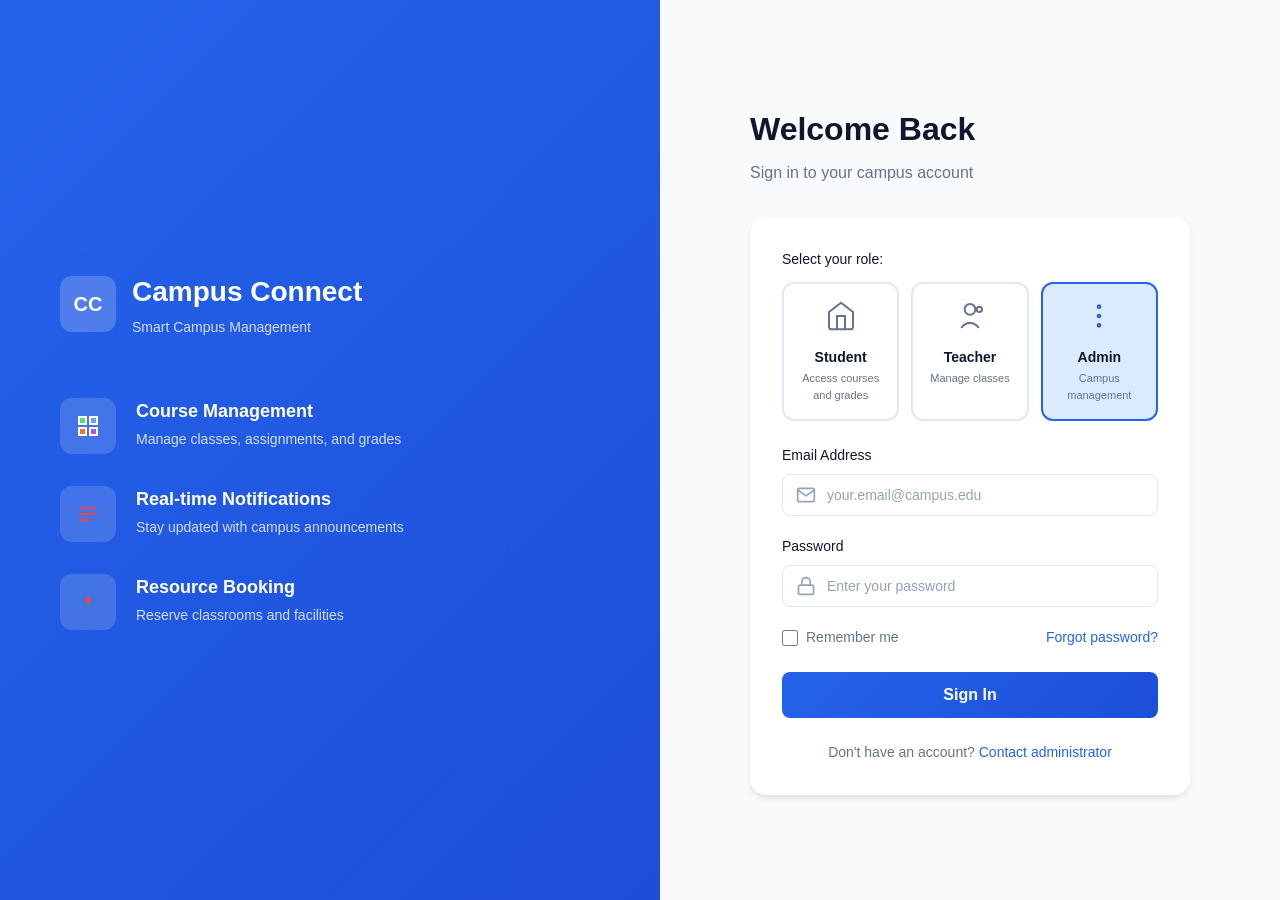
<file: Upload_fixed/b_5SEwVOAuy7E/index.html>
<!DOCTYPE html>
<html lang="en">
<head>
  <meta charset="UTF-8">
  <meta name="viewport" content="width=device-width, initial-scale=1.0">
  <title>Campus Connect - Smart Campus Management</title>
  <link rel="stylesheet" href="css/styles.css">
  <link rel="stylesheet" href="css/login.css">
</head>
<body>
  <div class="login-container">
    <!-- Left Panel -->
    <div class="left-panel">
      <div class="brand">
        <div class="logo">CC</div>
        <div class="brand-text">
          <h1>Campus Connect</h1>
          <p>Smart Campus Management</p>
        </div>
      </div>

      <div class="features">
        <div class="feature">
          <div class="feature-icon course-icon">
            <svg width="24" height="24" viewBox="0 0 24 24" fill="none" stroke="currentColor" stroke-width="2">
              <rect x="3" y="3" width="7" height="7" fill="#4ade80"/>
              <rect x="14" y="3" width="7" height="7" fill="#60a5fa"/>
              <rect x="3" y="14" width="7" height="7" fill="#f97316"/>
              <rect x="14" y="14" width="7" height="7" fill="#a855f7"/>
            </svg>
          </div>
          <div class="feature-text">
            <h3>Course Management</h3>
            <p>Manage classes, assignments, and grades</p>
          </div>
        </div>

        <div class="feature">
          <div class="feature-icon notification-icon">
            <svg width="24" height="24" viewBox="0 0 24 24" fill="none">
              <path d="M4 6h16M4 12h16M4 18h10" stroke="#ef4444" stroke-width="2" stroke-linecap="round"/>
            </svg>
          </div>
          <div class="feature-text">
            <h3>Real-time Notifications</h3>
            <p>Stay updated with campus announcements</p>
          </div>
        </div>

        <div class="feature">
          <div class="feature-icon booking-icon">
            <svg width="24" height="24" viewBox="0 0 24 24" fill="none">
              <circle cx="12" cy="10" r="3" fill="#ef4444"/>
              <path d="M12 13v8" stroke="#64748b" stroke-width="2"/>
            </svg>
          </div>
          <div class="feature-text">
            <h3>Resource Booking</h3>
            <p>Reserve classrooms and facilities</p>
          </div>
        </div>
      </div>
    </div>

    <!-- Right Panel -->
    <div class="right-panel">
      <div class="login-form-container">
        <h2>Welcome Back</h2>
        <p class="subtitle">Sign in to your campus account</p>

        <form id="loginForm" class="login-form">
          <div class="role-selection">
            <label>Select your role:</label>
            <div class="role-options">
              <div class="role-card" data-role="student">
                <svg width="32" height="32" viewBox="0 0 24 24" fill="none" stroke="currentColor" stroke-width="1.5">
                  <path d="M3 9l9-7 9 7v11a2 2 0 01-2 2H5a2 2 0 01-2-2V9z"/>
                  <polyline points="9,22 9,12 15,12 15,22"/>
                </svg>
                <span class="role-name">Student</span>
                <span class="role-desc">Access courses and grades</span>
              </div>

              <div class="role-card" data-role="teacher">
                <svg width="32" height="32" viewBox="0 0 24 24" fill="none" stroke="currentColor" stroke-width="1.5">
                  <circle cx="12" cy="7" r="4"/>
                  <path d="M5.5 21a7.5 7.5 0 0113 0"/>
                  <circle cx="19" cy="7" r="2"/>
                </svg>
                <span class="role-name">Teacher</span>
                <span class="role-desc">Manage classes</span>
              </div>

              <div class="role-card selected" data-role="admin">
                <svg width="32" height="32" viewBox="0 0 24 24" fill="none" stroke="currentColor" stroke-width="1.5">
                  <circle cx="12" cy="12" r="1"/>
                  <circle cx="12" cy="5" r="1"/>
                  <circle cx="12" cy="19" r="1"/>
                </svg>
                <span class="role-name">Admin</span>
                <span class="role-desc">Campus management</span>
              </div>
            </div>
          </div>

          <div class="form-group">
            <label for="email">Email Address</label>
            <div class="input-wrapper">
              <svg class="input-icon" width="20" height="20" viewBox="0 0 24 24" fill="none" stroke="currentColor" stroke-width="2">
                <rect x="2" y="4" width="20" height="16" rx="2"/>
                <path d="M22 6l-10 7L2 6"/>
              </svg>
              <input type="email" id="email" placeholder="your.email@campus.edu" required>
            </div>
          </div>

          <div class="form-group">
            <label for="password">Password</label>
            <div class="input-wrapper">
              <svg class="input-icon" width="20" height="20" viewBox="0 0 24 24" fill="none" stroke="currentColor" stroke-width="2">
                <rect x="3" y="11" width="18" height="11" rx="2"/>
                <path d="M7 11V7a5 5 0 0110 0v4"/>
              </svg>
              <input type="password" id="password" placeholder="Enter your password" required>
            </div>
          </div>

          <div class="form-options">
            <label class="checkbox-label">
              <input type="checkbox" id="remember">
              <span>Remember me</span>
            </label>
            <a href="#" class="forgot-link">Forgot password?</a>
          </div>

          <button type="submit" class="login-btn">Sign In</button>

          <p class="signup-text">
            Don&apos;t have an account? <a href="#">Contact administrator</a>
          </p>
        </form>
      </div>
    </div>
  </div>

  <script src="js/login.js"></script>
</body>
</html>
</file>
<file: Upload_fixed/b_5SEwVOAuy7E/css/styles.css>
/* Base Styles */
* {
  margin: 0;
  padding: 0;
  box-sizing: border-box;
}

:root {
  --primary: #2563eb;
  --primary-dark: #1d4ed8;
  --primary-light: #dbeafe;
  --secondary: #64748b;
  --success: #22c55e;
  --warning: #f59e0b;
  --danger: #ef4444;
  --background: #f8fafc;
  --surface: #ffffff;
  --text-primary: #0f172a;
  --text-secondary: #64748b;
  --border: #e2e8f0;
  --shadow: 0 1px 3px rgba(0, 0, 0, 0.1);
  --shadow-md: 0 4px 6px -1px rgba(0, 0, 0, 0.1);
  --shadow-lg: 0 10px 15px -3px rgba(0, 0, 0, 0.1);
  --radius: 8px;
  --radius-lg: 12px;
}

body {
  font-family: -apple-system, BlinkMacSystemFont, 'Segoe UI', Roboto, 'Helvetica Neue', Arial, sans-serif;
  background-color: var(--background);
  color: var(--text-primary);
  line-height: 1.5;
}

a {
  color: var(--primary);
  text-decoration: none;
}

a:hover {
  text-decoration: underline;
}

/* Dashboard Layout */
.dashboard-layout {
  display: flex;
  min-height: 100vh;
}

/* Sidebar */
.sidebar {
  width: 260px;
  background: var(--surface);
  border-right: 1px solid var(--border);
  display: flex;
  flex-direction: column;
  position: fixed;
  height: 100vh;
  z-index: 100;
}

.sidebar-header {
  padding: 20px;
  border-bottom: 1px solid var(--border);
}

.sidebar-brand {
  display: flex;
  align-items: center;
  gap: 12px;
}

.sidebar-logo {
  width: 40px;
  height: 40px;
  background: linear-gradient(135deg, var(--primary), var(--primary-dark));
  border-radius: var(--radius);
  display: flex;
  align-items: center;
  justify-content: center;
  color: white;
  font-weight: 700;
  font-size: 14px;
}

.sidebar-brand h2 {
  font-size: 18px;
  font-weight: 600;
}

.sidebar-brand span {
  font-size: 12px;
  color: var(--text-secondary);
}

.sidebar-nav {
  flex: 1;
  padding: 16px 12px;
  overflow-y: auto;
}

.nav-section {
  margin-bottom: 24px;
}

.nav-section-title {
  font-size: 11px;
  font-weight: 600;
  text-transform: uppercase;
  letter-spacing: 0.5px;
  color: var(--text-secondary);
  padding: 0 12px;
  margin-bottom: 8px;
}

.nav-item {
  display: flex;
  align-items: center;
  gap: 12px;
  padding: 10px 12px;
  border-radius: var(--radius);
  color: var(--text-secondary);
  cursor: pointer;
  transition: all 0.2s;
  margin-bottom: 4px;
}

.nav-item:hover {
  background: var(--background);
  color: var(--text-primary);
}

.nav-item.active {
  background: var(--primary-light);
  color: var(--primary);
}

.nav-item svg {
  width: 20px;
  height: 20px;
  flex-shrink: 0;
}

.nav-item span {
  font-size: 14px;
  font-weight: 500;
}

.nav-badge {
  margin-left: auto;
  background: var(--danger);
  color: white;
  font-size: 11px;
  font-weight: 600;
  padding: 2px 6px;
  border-radius: 10px;
}

.sidebar-footer {
  padding: 16px;
  border-top: 1px solid var(--border);
}

.user-info {
  display: flex;
  align-items: center;
  gap: 12px;
  padding: 8px;
  border-radius: var(--radius);
}

.user-avatar {
  width: 40px;
  height: 40px;
  border-radius: 50%;
  background: var(--primary-light);
  display: flex;
  align-items: center;
  justify-content: center;
  color: var(--primary);
  font-weight: 600;
}

.user-details {
  flex: 1;
}

.user-name {
  font-size: 14px;
  font-weight: 600;
}

.user-role {
  font-size: 12px;
  color: var(--text-secondary);
}

.logout-btn {
  display: flex;
  align-items: center;
  gap: 8px;
  width: 100%;
  padding: 10px 12px;
  margin-top: 12px;
  border: 1px solid var(--border);
  border-radius: var(--radius);
  background: transparent;
  color: var(--text-secondary);
  font-size: 14px;
  cursor: pointer;
  transition: all 0.2s;
}

.logout-btn:hover {
  background: var(--danger);
  color: white;
  border-color: var(--danger);
}

/* Main Content */
.main-content {
  flex: 1;
  margin-left: 260px;
  min-height: 100vh;
}

.content-header {
  background: var(--surface);
  padding: 20px 32px;
  border-bottom: 1px solid var(--border);
  display: flex;
  align-items: center;
  justify-content: space-between;
}

.header-title h1 {
  font-size: 24px;
  font-weight: 600;
  margin-bottom: 4px;
}

.header-title p {
  font-size: 14px;
  color: var(--text-secondary);
}

.header-actions {
  display: flex;
  align-items: center;
  gap: 12px;
}

.search-box {
  display: flex;
  align-items: center;
  gap: 8px;
  padding: 8px 16px;
  background: var(--background);
  border: 1px solid var(--border);
  border-radius: var(--radius);
}

.search-box input {
  border: none;
  background: transparent;
  outline: none;
  font-size: 14px;
  width: 200px;
}

.icon-btn {
  width: 40px;
  height: 40px;
  border-radius: var(--radius);
  border: 1px solid var(--border);
  background: var(--surface);
  display: flex;
  align-items: center;
  justify-content: center;
  cursor: pointer;
  position: relative;
  transition: all 0.2s;
}

.icon-btn:hover {
  background: var(--background);
}

.icon-btn .badge {
  position: absolute;
  top: -4px;
  right: -4px;
  width: 18px;
  height: 18px;
  background: var(--danger);
  color: white;
  font-size: 10px;
  font-weight: 600;
  border-radius: 50%;
  display: flex;
  align-items: center;
  justify-content: center;
}

.content-body {
  padding: 32px;
}

/* Stats Grid */
.stats-grid {
  display: grid;
  grid-template-columns: repeat(4, 1fr);
  gap: 24px;
  margin-bottom: 32px;
}

.stat-card {
  background: var(--surface);
  border-radius: var(--radius-lg);
  padding: 24px;
  box-shadow: var(--shadow);
}

.stat-header {
  display: flex;
  align-items: center;
  justify-content: space-between;
  margin-bottom: 16px;
}

.stat-icon {
  width: 48px;
  height: 48px;
  border-radius: var(--radius);
  display: flex;
  align-items: center;
  justify-content: center;
}

.stat-icon.blue {
  background: var(--primary-light);
  color: var(--primary);
}

.stat-icon.green {
  background: #dcfce7;
  color: var(--success);
}

.stat-icon.yellow {
  background: #fef3c7;
  color: var(--warning);
}

.stat-icon.red {
  background: #fee2e2;
  color: var(--danger);
}

.stat-change {
  font-size: 12px;
  padding: 4px 8px;
  border-radius: 20px;
}

.stat-change.positive {
  background: #dcfce7;
  color: var(--success);
}

.stat-change.negative {
  background: #fee2e2;
  color: var(--danger);
}

.stat-value {
  font-size: 32px;
  font-weight: 700;
  margin-bottom: 4px;
}

.stat-label {
  font-size: 14px;
  color: var(--text-secondary);
}

/* Cards Grid */
.cards-grid {
  display: grid;
  grid-template-columns: repeat(2, 1fr);
  gap: 24px;
}

.card {
  background: var(--surface);
  border-radius: var(--radius-lg);
  box-shadow: var(--shadow);
  overflow: hidden;
}

.card-header {
  display: flex;
  align-items: center;
  justify-content: space-between;
  padding: 20px 24px;
  border-bottom: 1px solid var(--border);
}

.card-header h3 {
  font-size: 16px;
  font-weight: 600;
}

.card-link {
  font-size: 14px;
  color: var(--primary);
}

.card-body {
  padding: 24px;
}

/* List Items */
.list-item {
  display: flex;
  align-items: center;
  gap: 16px;
  padding: 12px 0;
  border-bottom: 1px solid var(--border);
}

.list-item:last-child {
  border-bottom: none;
}

.list-icon {
  width: 40px;
  height: 40px;
  border-radius: var(--radius);
  display: flex;
  align-items: center;
  justify-content: center;
  flex-shrink: 0;
}

.list-content {
  flex: 1;
}

.list-title {
  font-size: 14px;
  font-weight: 500;
  margin-bottom: 2px;
}

.list-subtitle {
  font-size: 12px;
  color: var(--text-secondary);
}

.list-meta {
  text-align: right;
}

.list-value {
  font-size: 14px;
  font-weight: 600;
}

.list-label {
  font-size: 12px;
  color: var(--text-secondary);
}

/* Progress Bar */
.progress-bar {
  height: 6px;
  background: var(--border);
  border-radius: 3px;
  overflow: hidden;
  margin-top: 8px;
}

.progress-fill {
  height: 100%;
  border-radius: 3px;
  transition: width 0.3s;
}

.progress-fill.blue { background: var(--primary); }
.progress-fill.green { background: var(--success); }
.progress-fill.yellow { background: var(--warning); }
.progress-fill.red { background: var(--danger); }

/* Badge */
.badge {
  display: inline-block;
  padding: 4px 10px;
  border-radius: 20px;
  font-size: 12px;
  font-weight: 500;
}

.badge.success {
  background: #dcfce7;
  color: var(--success);
}

.badge.warning {
  background: #fef3c7;
  color: var(--warning);
}

.badge.danger {
  background: #fee2e2;
  color: var(--danger);
}

.badge.info {
  background: var(--primary-light);
  color: var(--primary);
}

/* Table */
.table-container {
  overflow-x: auto;
}

table {
  width: 100%;
  border-collapse: collapse;
}

th, td {
  padding: 12px 16px;
  text-align: left;
  border-bottom: 1px solid var(--border);
}

th {
  font-size: 12px;
  font-weight: 600;
  text-transform: uppercase;
  letter-spacing: 0.5px;
  color: var(--text-secondary);
  background: var(--background);
}

td {
  font-size: 14px;
}

/* Buttons */
.btn {
  display: inline-flex;
  align-items: center;
  justify-content: center;
  gap: 8px;
  padding: 10px 20px;
  border-radius: var(--radius);
  font-size: 14px;
  font-weight: 500;
  cursor: pointer;
  transition: all 0.2s;
  border: none;
}

.btn-primary {
  background: var(--primary);
  color: white;
}

.btn-primary:hover {
  background: var(--primary-dark);
}

.btn-secondary {
  background: var(--background);
  color: var(--text-primary);
  border: 1px solid var(--border);
}

.btn-secondary:hover {
  background: var(--border);
}

.btn-sm {
  padding: 6px 12px;
  font-size: 12px;
}

/* Responsive */
@media (max-width: 1200px) {
  .stats-grid {
    grid-template-columns: repeat(2, 1fr);
  }
}

@media (max-width: 992px) {
  .sidebar {
    transform: translateX(-100%);
  }
  
  .sidebar.open {
    transform: translateX(0);
  }
  
  .main-content {
    margin-left: 0;
  }
  
  .cards-grid {
    grid-template-columns: 1fr;
  }
}

@media (max-width: 768px) {
  .stats-grid {
    grid-template-columns: 1fr;
  }
  
  .content-header {
    flex-direction: column;
    gap: 16px;
    align-items: flex-start;
  }
  
  .search-box input {
    width: 150px;
  }
}
</file>
<file: Upload_fixed/b_5SEwVOAuy7E/css/login.css>
/* Login Page Styles */
.login-container {
  display: flex;
  min-height: 100vh;
}

.left-panel {
  flex: 1;
  background: linear-gradient(135deg, #2563eb 0%, #1d4ed8 100%);
  padding: 60px;
  display: flex;
  flex-direction: column;
  justify-content: center;
  color: white;
}

.brand {
  display: flex;
  align-items: center;
  gap: 16px;
  margin-bottom: 60px;
}

.logo {
  width: 56px;
  height: 56px;
  background: rgba(255, 255, 255, 0.2);
  border-radius: 12px;
  display: flex;
  align-items: center;
  justify-content: center;
  font-weight: 700;
  font-size: 20px;
}

.brand-text h1 {
  font-size: 28px;
  font-weight: 700;
  margin-bottom: 4px;
}

.brand-text p {
  font-size: 14px;
  opacity: 0.8;
}

.features {
  display: flex;
  flex-direction: column;
  gap: 32px;
}

.feature {
  display: flex;
  align-items: flex-start;
  gap: 20px;
}

.feature-icon {
  width: 56px;
  height: 56px;
  background: rgba(255, 255, 255, 0.15);
  border-radius: 12px;
  display: flex;
  align-items: center;
  justify-content: center;
  flex-shrink: 0;
}

.feature-text h3 {
  font-size: 18px;
  font-weight: 600;
  margin-bottom: 4px;
}

.feature-text p {
  font-size: 14px;
  opacity: 0.8;
}

.right-panel {
  flex: 1;
  background: #f8fafc;
  display: flex;
  align-items: center;
  justify-content: center;
  padding: 40px;
}

.login-form-container {
  width: 100%;
  max-width: 440px;
}

.login-form-container h2 {
  font-size: 32px;
  font-weight: 700;
  margin-bottom: 8px;
  color: #0f172a;
}

.subtitle {
  color: #64748b;
  margin-bottom: 32px;
}

.login-form {
  background: white;
  padding: 32px;
  border-radius: 16px;
  box-shadow: 0 4px 6px -1px rgba(0, 0, 0, 0.1);
}

.role-selection {
  margin-bottom: 24px;
}

.role-selection > label {
  display: block;
  font-size: 14px;
  font-weight: 500;
  color: #0f172a;
  margin-bottom: 12px;
}

.role-options {
  display: grid;
  grid-template-columns: repeat(3, 1fr);
  gap: 12px;
}

.role-card {
  padding: 16px 12px;
  border: 2px solid #e2e8f0;
  border-radius: 12px;
  text-align: center;
  cursor: pointer;
  transition: all 0.2s;
  background: white;
}

.role-card:hover {
  border-color: #2563eb;
  background: #f0f7ff;
}

.role-card.selected {
  border-color: #2563eb;
  background: #dbeafe;
}

.role-card svg {
  color: #64748b;
  margin-bottom: 8px;
}

.role-card.selected svg {
  color: #2563eb;
}

.role-name {
  display: block;
  font-size: 14px;
  font-weight: 600;
  color: #0f172a;
  margin-bottom: 2px;
}

.role-desc {
  display: block;
  font-size: 11px;
  color: #64748b;
}

.form-group {
  margin-bottom: 20px;
}

.form-group label {
  display: block;
  font-size: 14px;
  font-weight: 500;
  color: #0f172a;
  margin-bottom: 8px;
}

.input-wrapper {
  position: relative;
  display: flex;
  align-items: center;
}

.input-icon {
  position: absolute;
  left: 14px;
  color: #94a3b8;
  pointer-events: none;
}

.input-wrapper input {
  width: 100%;
  padding: 12px 14px 12px 44px;
  border: 1px solid #e2e8f0;
  border-radius: 8px;
  font-size: 14px;
  transition: all 0.2s;
  outline: none;
}

.input-wrapper input:focus {
  border-color: #2563eb;
  box-shadow: 0 0 0 3px rgba(37, 99, 235, 0.1);
}

.input-wrapper input::placeholder {
  color: #94a3b8;
}

.form-options {
  display: flex;
  align-items: center;
  justify-content: space-between;
  margin-bottom: 24px;
}

.checkbox-label {
  display: flex;
  align-items: center;
  gap: 8px;
  font-size: 14px;
  color: #64748b;
  cursor: pointer;
}

.checkbox-label input {
  width: 16px;
  height: 16px;
  accent-color: #2563eb;
}

.forgot-link {
  font-size: 14px;
  color: #2563eb;
}

.forgot-link:hover {
  text-decoration: underline;
}

.login-btn {
  width: 100%;
  padding: 14px;
  background: linear-gradient(135deg, #2563eb 0%, #1d4ed8 100%);
  color: white;
  border: none;
  border-radius: 8px;
  font-size: 16px;
  font-weight: 600;
  cursor: pointer;
  transition: all 0.2s;
}

.login-btn:hover {
  transform: translateY(-1px);
  box-shadow: 0 4px 12px rgba(37, 99, 235, 0.3);
}

.signup-text {
  text-align: center;
  margin-top: 24px;
  font-size: 14px;
  color: #64748b;
}

.signup-text a {
  color: #2563eb;
  font-weight: 500;
}

/* Responsive */
@media (max-width: 992px) {
  .login-container {
    flex-direction: column;
  }
  
  .left-panel {
    padding: 40px;
  }
  
  .features {
    display: none;
  }
}

@media (max-width: 480px) {
  .role-options {
    grid-template-columns: 1fr;
  }
  
  .right-panel {
    padding: 20px;
  }
  
  .login-form {
    padding: 24px;
  }
}
</file>
<file: Upload_fixed/b_5SEwVOAuy7E/css/dashboard.css>
/* Dashboard Specific Styles */

/* Teacher Sidebar Theme */
.teacher-sidebar .sidebar-logo,
.teacher-logo {
  background: linear-gradient(135deg, #22c55e, #16a34a);
}

.teacher-badge {
  background: #22c55e;
}

.teacher-avatar {
  background: #dcfce7;
  color: #22c55e;
}

/* Admin Sidebar Theme */
.admin-sidebar {
  background: #0f172a;
  border-right-color: #1e293b;
}

.admin-sidebar .sidebar-header {
  border-bottom-color: #1e293b;
}

.admin-sidebar .sidebar-brand h2,
.admin-sidebar .sidebar-brand span,
.admin-sidebar .nav-section-title,
.admin-sidebar .nav-item,
.admin-sidebar .user-name {
  color: #e2e8f0;
}

.admin-sidebar .nav-item {
  color: #94a3b8;
}

.admin-sidebar .nav-item:hover {
  background: #1e293b;
  color: #f1f5f9;
}

.admin-sidebar .nav-item.active {
  background: #1e293b;
  color: #60a5fa;
}

.admin-sidebar .sidebar-footer {
  border-top-color: #1e293b;
}

.admin-sidebar .logout-btn {
  border-color: #334155;
  color: #94a3b8;
}

.admin-sidebar .logout-btn:hover {
  background: #ef4444;
  border-color: #ef4444;
  color: white;
}

.admin-logo {
  background: linear-gradient(135deg, #6366f1, #4f46e5);
}

.admin-badge {
  background: #6366f1;
}

.admin-avatar {
  background: #e0e7ff;
  color: #6366f1;
}

/* Schedule Items */
.schedule-item {
  display: flex;
  gap: 16px;
  padding: 12px 0;
  border-bottom: 1px solid var(--border);
}

.schedule-item:last-child {
  border-bottom: none;
}

.schedule-time {
  font-size: 14px;
  font-weight: 600;
  color: var(--primary);
  min-width: 80px;
}

.schedule-content {
  flex: 1;
}

.schedule-title {
  font-size: 14px;
  font-weight: 500;
  margin-bottom: 2px;
}

.schedule-location {
  font-size: 12px;
  color: var(--text-secondary);
}

/* Class Cards (Teacher) */
.class-card {
  display: flex;
  gap: 20px;
  padding: 16px;
  background: var(--background);
  border-radius: var(--radius);
  margin-bottom: 12px;
}

.class-card:last-child {
  margin-bottom: 0;
}

.class-time {
  display: flex;
  flex-direction: column;
  align-items: center;
  min-width: 70px;
}

.class-time .time {
  font-size: 14px;
  font-weight: 600;
  color: var(--text-primary);
}

.class-time .duration {
  font-size: 11px;
  color: var(--text-secondary);
}

.class-info h4 {
  font-size: 14px;
  font-weight: 600;
  margin-bottom: 4px;
}

.class-info p {
  font-size: 12px;
  color: var(--text-secondary);
  margin-bottom: 8px;
}

.class-meta {
  display: flex;
  align-items: center;
  gap: 12px;
  font-size: 12px;
  color: var(--text-secondary);
}

/* Quick Actions (Admin) */
.quick-actions {
  margin-bottom: 32px;
}

.quick-actions h3 {
  font-size: 16px;
  font-weight: 600;
  margin-bottom: 16px;
}

.action-grid {
  display: grid;
  grid-template-columns: repeat(4, 1fr);
  gap: 16px;
}

.action-card {
  display: flex;
  flex-direction: column;
  align-items: center;
  gap: 12px;
  padding: 24px 16px;
  background: var(--surface);
  border: 1px solid var(--border);
  border-radius: var(--radius-lg);
  cursor: pointer;
  transition: all 0.2s;
}

.action-card:hover {
  border-color: var(--primary);
  box-shadow: var(--shadow-md);
  transform: translateY(-2px);
}

.action-icon {
  width: 48px;
  height: 48px;
  border-radius: var(--radius);
  display: flex;
  align-items: center;
  justify-content: center;
}

.action-icon.blue {
  background: var(--primary-light);
  color: var(--primary);
}

.action-icon.green {
  background: #dcfce7;
  color: #22c55e;
}

.action-icon.yellow {
  background: #fef3c7;
  color: #f59e0b;
}

.action-icon.red {
  background: #fee2e2;
  color: #ef4444;
}

.action-card span {
  font-size: 14px;
  font-weight: 500;
  color: var(--text-primary);
}

/* Table User */
.table-user {
  display: flex;
  align-items: center;
  gap: 10px;
}

/* Alert Items (Admin) */
.alert-item {
  display: flex;
  align-items: flex-start;
  gap: 12px;
  padding: 16px;
  border-radius: var(--radius);
  margin-bottom: 12px;
}

.alert-item:last-child {
  margin-bottom: 0;
}

.alert-item.warning {
  background: #fef3c7;
}

.alert-item.warning .alert-icon {
  color: #f59e0b;
}

.alert-item.danger {
  background: #fee2e2;
}

.alert-item.danger .alert-icon {
  color: #ef4444;
}

.alert-item.info {
  background: #dbeafe;
}

.alert-item.info .alert-icon {
  color: #2563eb;
}

.alert-content {
  flex: 1;
}

.alert-title {
  font-size: 14px;
  font-weight: 500;
  margin-bottom: 2px;
}

.alert-desc {
  font-size: 12px;
  color: var(--text-secondary);
}

.alert-time {
  font-size: 11px;
  color: var(--text-secondary);
  white-space: nowrap;
}

/* Department Grid (Admin) */
.card.full-width {
  grid-column: 1 / -1;
}

.dept-grid {
  display: grid;
  grid-template-columns: repeat(4, 1fr);
  gap: 20px;
}

.dept-card {
  padding: 20px;
  background: var(--background);
  border-radius: var(--radius);
}

.dept-card h4 {
  font-size: 14px;
  font-weight: 600;
  margin-bottom: 16px;
}

.dept-stats {
  display: flex;
  gap: 16px;
  margin-bottom: 12px;
}

.dept-stat {
  display: flex;
  flex-direction: column;
}

.dept-value {
  font-size: 18px;
  font-weight: 700;
  color: var(--text-primary);
}

.dept-label {
  font-size: 11px;
  color: var(--text-secondary);
}

.capacity-label {
  font-size: 12px;
  color: var(--text-secondary);
  margin-top: 8px;
  display: block;
}

/* Responsive Adjustments */
@media (max-width: 1200px) {
  .action-grid {
    grid-template-columns: repeat(2, 1fr);
  }
  
  .dept-grid {
    grid-template-columns: repeat(2, 1fr);
  }
}

@media (max-width: 768px) {
  .action-grid {
    grid-template-columns: 1fr;
  }
  
  .dept-grid {
    grid-template-columns: 1fr;
  }
  
  .class-card {
    flex-direction: column;
    gap: 12px;
  }
  
  .class-time {
    flex-direction: row;
    gap: 8px;
  }
}
</file>
